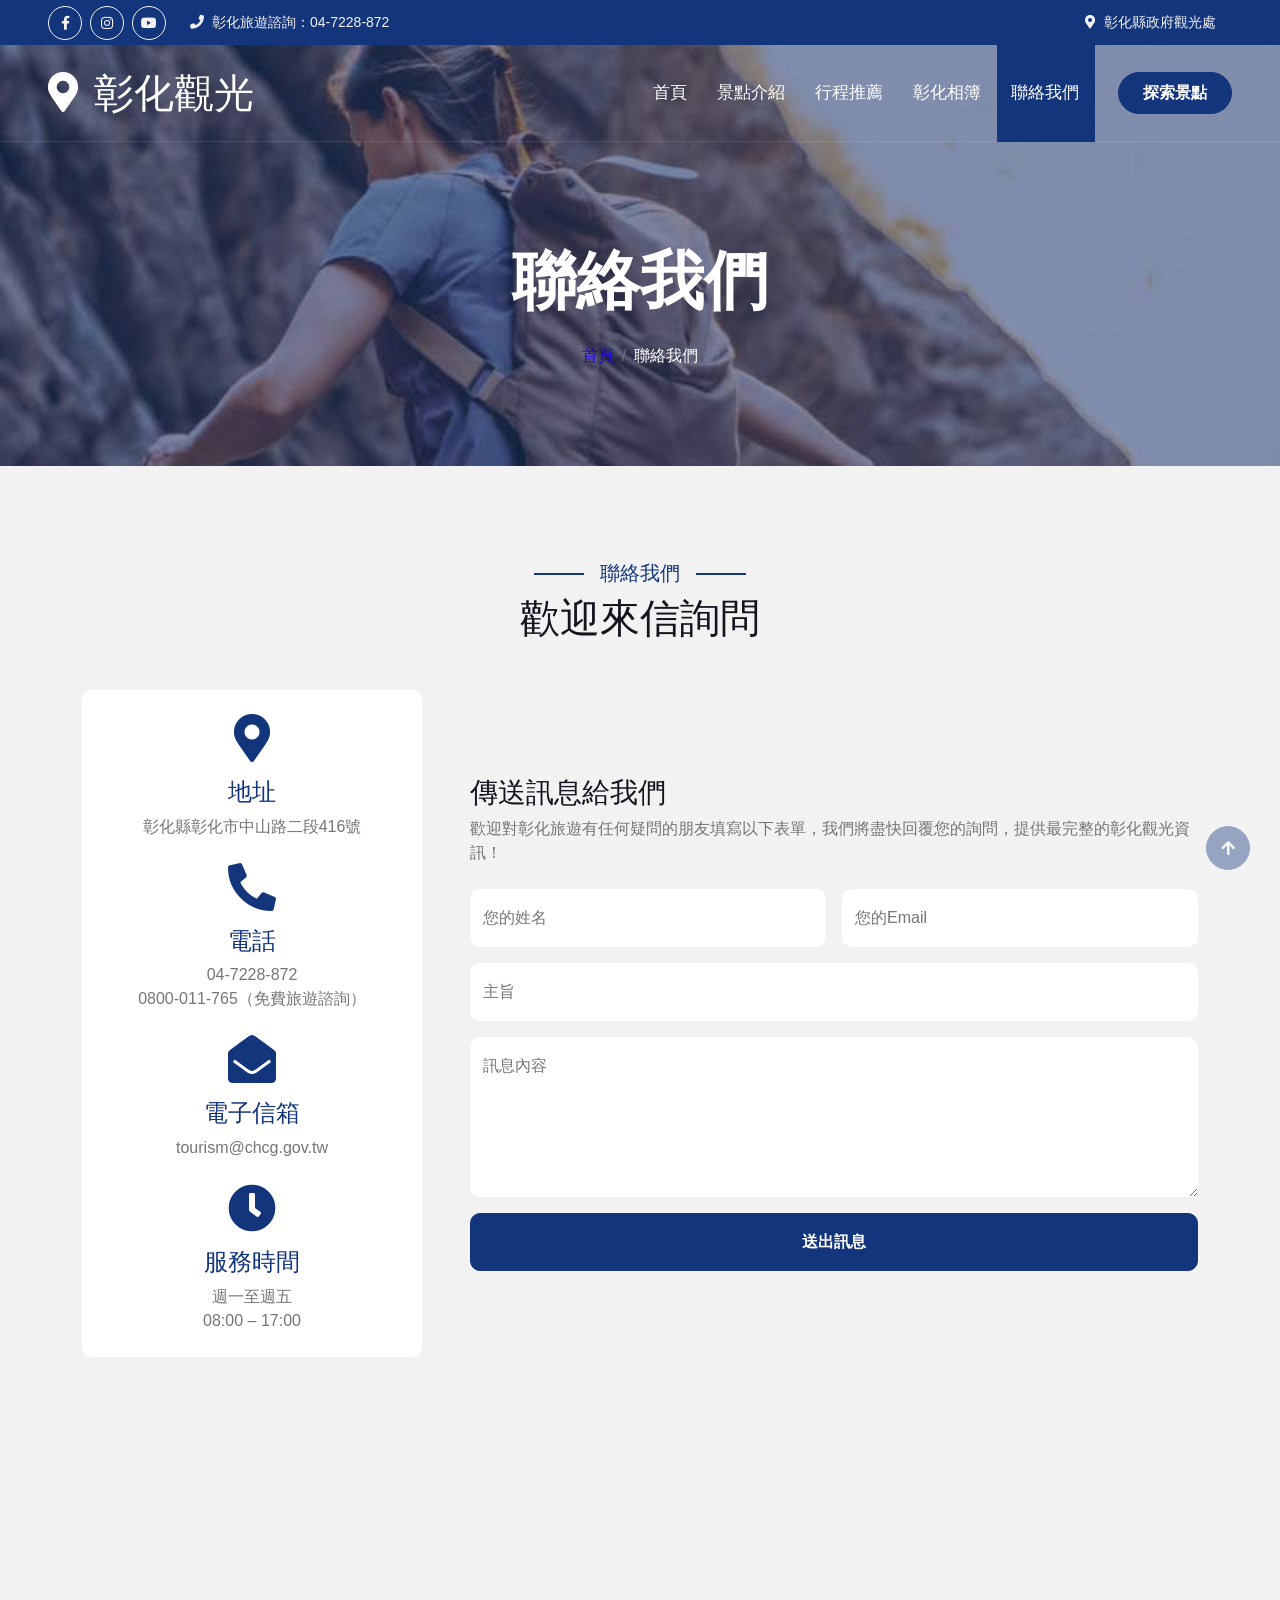
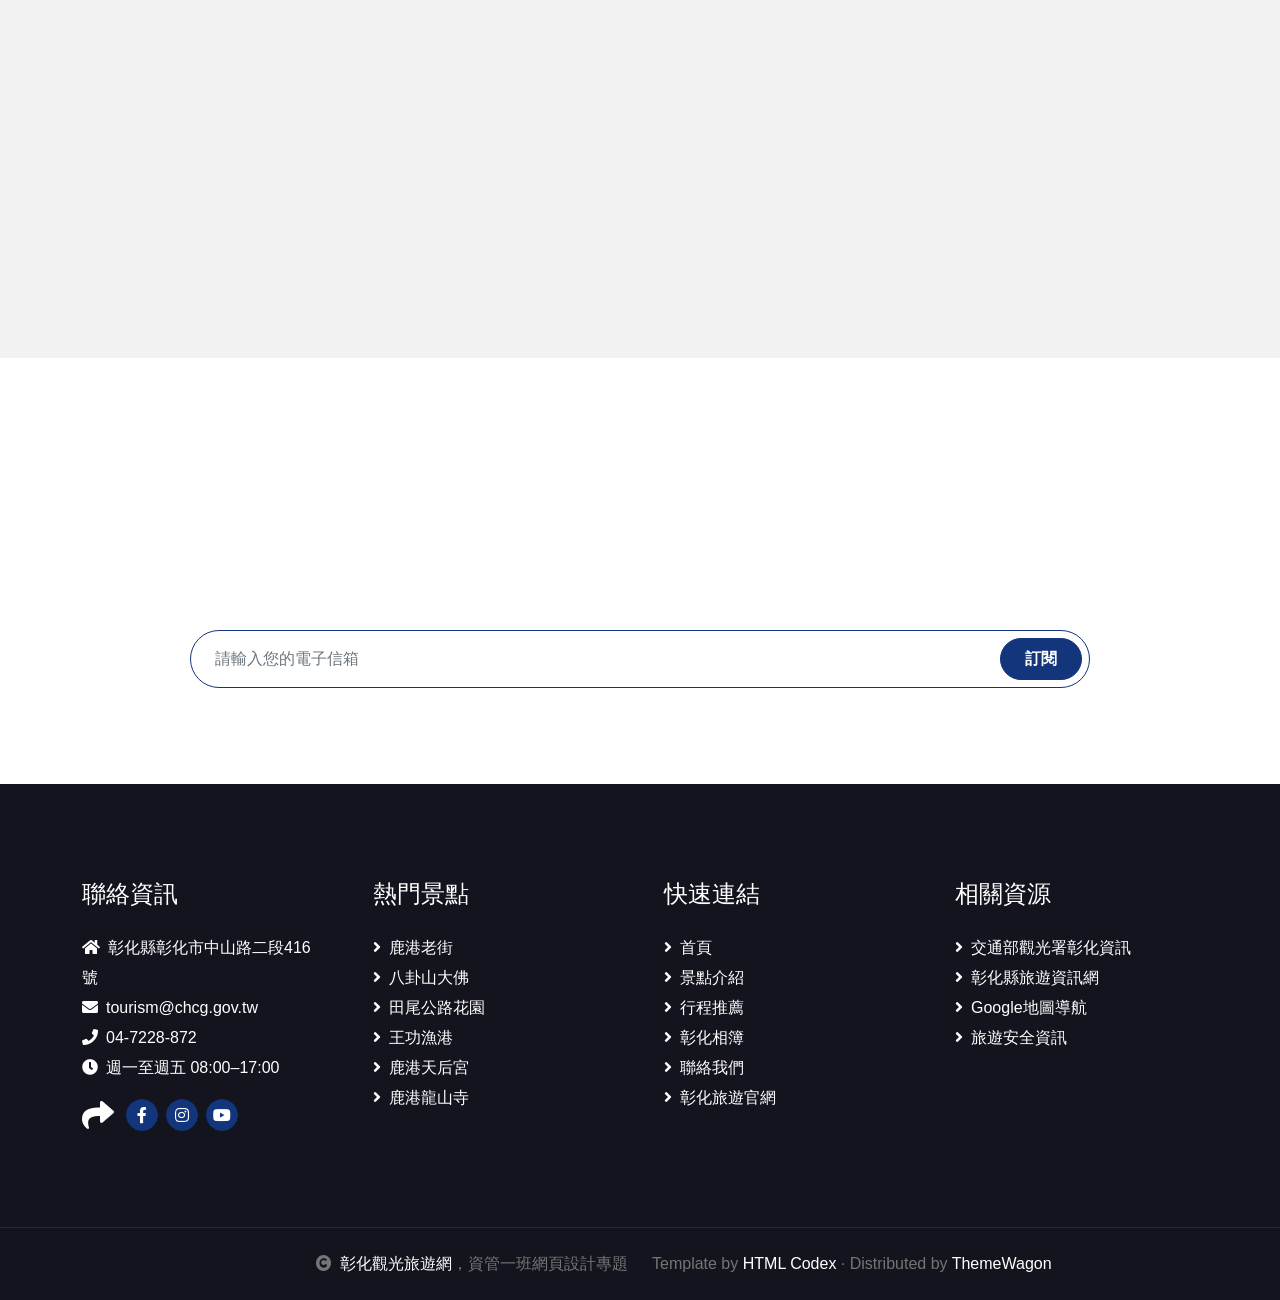
<file: contact.html>
<!DOCTYPE html>
<html lang="zh-TW">

    <head>
        <meta charset="utf-8">
        <title>聯絡我們 — 彰化觀光旅遊網</title>
        <meta content="width=device-width, initial-scale=1.0" name="viewport">
        <meta content="彰化觀光聯絡,彰化旅遊諮詢" name="keywords">
        <meta content="彰化縣觀光旅遊聯絡資訊" name="description">

        <!-- Google Web Fonts -->
        <link rel="preconnect" href="https://fonts.googleapis.com">
        <link rel="preconnect" href="https://fonts.gstatic.com" crossorigin>
        <link href="https://fonts.googleapis.com/css2?family=Jost:wght@500;600&family=Noto+Sans+TC&display=swap" rel="stylesheet"> 

        <!-- Icon Font Stylesheet -->
        <link rel="stylesheet" href="https://use.fontawesome.com/releases/v5.15.4/css/all.css"/>
        <link href="https://cdn.jsdelivr.net/npm/bootstrap-icons@1.4.1/font/bootstrap-icons.css" rel="stylesheet">

        <!-- Libraries Stylesheet -->
        <link href="lib/owlcarousel/assets/owl.carousel.min.css" rel="stylesheet">
        <link href="lib/lightbox/css/lightbox.min.css" rel="stylesheet">

        <!-- Customized Bootstrap Stylesheet -->
        <link href="css/bootstrap.min.css" rel="stylesheet">

        <!-- Template Stylesheet -->
        <link href="css/style.css" rel="stylesheet">
    </head>

    <body>

        <!-- Spinner Start -->
        <div id="spinner" class="show bg-white position-fixed translate-middle w-100 vh-100 top-50 start-50 d-flex align-items-center justify-content-center">
            <div class="spinner-border text-primary" style="width: 3rem; height: 3rem;" role="status">
                <span class="sr-only">Loading...</span>
            </div>
        </div>
        <!-- Spinner End -->

        <!-- Topbar Start -->
        <div class="container-fluid bg-primary px-5 d-none d-lg-block">
            <div class="row gx-0">
                <div class="col-lg-8 text-center text-lg-start mb-2 mb-lg-0">
                    <div class="d-inline-flex align-items-center" style="height: 45px;">
                        <a class="btn btn-sm btn-outline-light btn-sm-square rounded-circle me-2" href=""><i class="fab fa-facebook-f fw-normal"></i></a>
                        <a class="btn btn-sm btn-outline-light btn-sm-square rounded-circle me-2" href=""><i class="fab fa-instagram fw-normal"></i></a>
                        <a class="btn btn-sm btn-outline-light btn-sm-square rounded-circle me-2" href=""><i class="fab fa-youtube fw-normal"></i></a>
                        <small class="text-light ms-3"><i class="fa fa-phone me-2"></i>彰化旅遊諮詢：04-7228-872</small>
                    </div>
                </div>
                <div class="col-lg-4 text-center text-lg-end">
                    <div class="d-inline-flex align-items-center" style="height: 45px;">
                        <small class="text-light me-3"><i class="fa fa-map-marker-alt me-2"></i>彰化縣政府觀光處</small>
                    </div>
                </div>
            </div>
        </div>
        <!-- Topbar End -->

        <!-- Navbar Start -->
        <div class="container-fluid position-relative p-0">
            <nav class="navbar navbar-expand-lg navbar-light px-4 px-lg-5 py-3 py-lg-0">
                <a href="index.html" class="navbar-brand p-0">
                    <h1 class="m-0"><i class="fa fa-map-marker-alt me-3"></i>彰化觀光</h1>
                </a>
                <button class="navbar-toggler" type="button" data-bs-toggle="collapse" data-bs-target="#navbarCollapse">
                    <span class="fa fa-bars"></span>
                </button>
                <div class="collapse navbar-collapse" id="navbarCollapse">
                    <div class="navbar-nav ms-auto py-0">
                        <a href="index.html" class="nav-item nav-link">首頁</a>
                        <a href="destination.html" class="nav-item nav-link">景點介紹</a>
                        <a href="packages.html" class="nav-item nav-link">行程推薦</a>
                        <a href="gallery.html" class="nav-item nav-link">彰化相簿</a>
                        <a href="contact.html" class="nav-item nav-link active">聯絡我們</a>
                    </div>
                    <a href="destination.html" class="btn btn-primary rounded-pill py-2 px-4 ms-lg-4">探索景點</a>
                </div>
            </nav>
        </div>
        <!-- Navbar End -->

        <!-- Header Start -->
        <div class="container-fluid bg-breadcrumb">
            <div class="container text-center py-5" style="max-width: 900px;">
                <h3 class="text-white display-3 mb-4">聯絡我們</h3>
                <ol class="breadcrumb justify-content-center mb-0">
                    <li class="breadcrumb-item"><a href="index.html">首頁</a></li>
                    <li class="breadcrumb-item active text-white">聯絡我們</li>
                </ol>    
            </div>
        </div>
        <!-- Header End -->

        <!-- Contact Start -->
        <div class="container-fluid contact bg-light py-5">
            <div class="container py-5">
                <div class="mx-auto text-center mb-5" style="max-width: 900px;">
                    <h5 class="section-title px-3">聯絡我們</h5>
                    <h1 class="mb-0">歡迎來信詢問</h1>
                </div>
                <div class="row g-5 align-items-center">
                    <div class="col-lg-4">
                        <div class="bg-white rounded p-4">
                            <div class="text-center mb-4">
                                <i class="fa fa-map-marker-alt fa-3x text-primary mb-3"></i>
                                <h4 class="text-primary">地址</h4>
                                <p class="mb-0">彰化縣彰化市中山路二段416號</p>
                            </div>
                            <div class="text-center mb-4">
                                <i class="fa fa-phone-alt fa-3x text-primary mb-3"></i>
                                <h4 class="text-primary">電話</h4>
                                <p class="mb-0">04-7228-872</p>
                                <p class="mb-0">0800-011-765（免費旅遊諮詢）</p>
                            </div>
                            <div class="text-center mb-4">
                                <i class="fa fa-envelope-open fa-3x text-primary mb-3"></i>
                                <h4 class="text-primary">電子信箱</h4>
                                <p class="mb-0">tourism@chcg.gov.tw</p>
                            </div>
                            <div class="text-center">
                                <i class="fa fa-clock fa-3x text-primary mb-3"></i>
                                <h4 class="text-primary">服務時間</h4>
                                <p class="mb-0">週一至週五</p>
                                <p class="mb-0">08:00 – 17:00</p>
                            </div>
                        </div>
                    </div>
                    <div class="col-lg-8">
                        <h3 class="mb-2">傳送訊息給我們</h3>
                        <p class="mb-4">歡迎對彰化旅遊有任何疑問的朋友填寫以下表單，我們將盡快回覆您的詢問，提供最完整的彰化觀光資訊！</p>
                        <form>
                            <div class="row g-3">
                                <div class="col-md-6">
                                    <div class="form-floating">
                                        <input type="text" class="form-control border-0" id="name" placeholder="您的姓名">
                                        <label for="name">您的姓名</label>
                                    </div>
                                </div>
                                <div class="col-md-6">
                                    <div class="form-floating">
                                        <input type="email" class="form-control border-0" id="email" placeholder="您的Email">
                                        <label for="email">您的Email</label>
                                    </div>
                                </div>
                                <div class="col-12">
                                    <div class="form-floating">
                                        <input type="text" class="form-control border-0" id="subject" placeholder="主旨">
                                        <label for="subject">主旨</label>
                                    </div>
                                </div>
                                <div class="col-12">
                                    <div class="form-floating">
                                        <textarea class="form-control border-0" placeholder="請輸入您的訊息" id="message" style="height: 160px"></textarea>
                                        <label for="message">訊息內容</label>
                                    </div>
                                </div>
                                <div class="col-12">
                                    <button class="btn btn-primary w-100 py-3" type="submit">送出訊息</button>
                                </div>
                            </div>
                        </form>
                    </div>

                    <!-- 彰化地圖 -->
                    <div class="col-12">
                        <div class="rounded">
                            <iframe class="rounded w-100" style="height: 450px;"
                            src="https://www.google.com/maps/embed?pb=!1m18!1m12!1m3!1d116055.27727461595!2d120.4361!3d24.0517!2m3!1f0!2f0!3f0!3m2!1i1024!2i768!4f13.1!3m3!1m2!1s0x346ebf8ccb9a5de7%3A0x91eeffd34fd9628a!2z5b2Z5YyX5YyX!5e0!3m2!1szh-TW!2stw!4v1694259649153!5m2!1szh-TW!2stw"
                            loading="lazy" referrerpolicy="no-referrer-when-downgrade"></iframe>
                        </div>
                    </div>
                </div>
            </div>
        </div>
        <!-- Contact End -->

        <!-- Subscribe Start -->
        <div class="container-fluid subscribe py-5">
            <div class="container text-center py-5">
                <div class="mx-auto text-center" style="max-width: 900px;">
                    <h5 class="subscribe-title px-3">訂閱電子報</h5>
                    <h1 class="text-white mb-4">掌握彰化最新旅遊資訊</h1>
                    <p class="text-white mb-5">訂閱彰化觀光電子報，第一時間獲得最新景點資訊、節慶活動、在地美食推薦，讓您的彰化之旅更加豐富精彩！</p>
                    <div class="position-relative mx-auto">
                        <input class="form-control border-primary rounded-pill w-100 py-3 ps-4 pe-5" type="text" placeholder="請輸入您的電子信箱">
                        <button type="button" class="btn btn-primary rounded-pill position-absolute top-0 end-0 py-2 px-4 mt-2 me-2">訂閱</button>
                    </div>
                </div>
            </div>
        </div>
        <!-- Subscribe End -->

        <!-- Footer Start -->
        <div class="container-fluid footer py-5">
            <div class="container py-5">
                <div class="row g-5">
                    <div class="col-md-6 col-lg-6 col-xl-3">
                        <div class="footer-item d-flex flex-column">
                            <h4 class="mb-4 text-white">聯絡資訊</h4>
                            <a href=""><i class="fas fa-home me-2"></i>彰化縣彰化市中山路二段416號</a>
                            <a href=""><i class="fas fa-envelope me-2"></i>tourism@chcg.gov.tw</a>
                            <a href=""><i class="fas fa-phone me-2"></i>04-7228-872</a>
                            <a href="" class="mb-3"><i class="fas fa-clock me-2"></i>週一至週五 08:00–17:00</a>
                            <div class="d-flex align-items-center">
                                <i class="fas fa-share fa-2x text-white me-2"></i>
                                <a class="btn-square btn btn-primary rounded-circle mx-1" href=""><i class="fab fa-facebook-f"></i></a>
                                <a class="btn-square btn btn-primary rounded-circle mx-1" href=""><i class="fab fa-instagram"></i></a>
                                <a class="btn-square btn btn-primary rounded-circle mx-1" href=""><i class="fab fa-youtube"></i></a>
                            </div>
                        </div>
                    </div>
                    <div class="col-md-6 col-lg-6 col-xl-3">
                        <div class="footer-item d-flex flex-column">
                            <h4 class="mb-4 text-white">熱門景點</h4>
                            <a href="destination.html"><i class="fas fa-angle-right me-2"></i>鹿港老街</a>
                            <a href="destination.html"><i class="fas fa-angle-right me-2"></i>八卦山大佛</a>
                            <a href="destination.html"><i class="fas fa-angle-right me-2"></i>田尾公路花園</a>
                            <a href="destination.html"><i class="fas fa-angle-right me-2"></i>王功漁港</a>
                            <a href="destination.html"><i class="fas fa-angle-right me-2"></i>鹿港天后宮</a>
                            <a href="destination.html"><i class="fas fa-angle-right me-2"></i>鹿港龍山寺</a>
                        </div>
                    </div>
                    <div class="col-md-6 col-lg-6 col-xl-3">
                        <div class="footer-item d-flex flex-column">
                            <h4 class="mb-4 text-white">快速連結</h4>
                            <a href="index.html"><i class="fas fa-angle-right me-2"></i>首頁</a>
                            <a href="destination.html"><i class="fas fa-angle-right me-2"></i>景點介紹</a>
                            <a href="packages.html"><i class="fas fa-angle-right me-2"></i>行程推薦</a>
                            <a href="gallery.html"><i class="fas fa-angle-right me-2"></i>彰化相簿</a>
                            <a href="contact.html"><i class="fas fa-angle-right me-2"></i>聯絡我們</a>
                            <a href="https://tourism.chcg.gov.tw" target="_blank"><i class="fas fa-angle-right me-2"></i>彰化旅遊官網</a>
                        </div>
                    </div>
                    <div class="col-md-6 col-lg-6 col-xl-3">
                        <div class="footer-item d-flex flex-column">
                            <h4 class="mb-4 text-white">相關資源</h4>
                            <a href="https://www.taiwan.net.tw/m1.aspx?sNo=0001113" target="_blank"><i class="fas fa-angle-right me-2"></i>交通部觀光署彰化資訊</a>
                            <a href="https://tourism.chcg.gov.tw" target="_blank"><i class="fas fa-angle-right me-2"></i>彰化縣旅遊資訊網</a>
                            <a href="https://maps.google.com/?q=彰化縣" target="_blank"><i class="fas fa-angle-right me-2"></i>Google地圖導航</a>
                            <a href="#"><i class="fas fa-angle-right me-2"></i>旅遊安全資訊</a>
                        </div>
                    </div>
                </div>
            </div>
        </div>
        <!-- Footer End -->

        <!-- Copyright Start -->
        <div class="container-fluid copyright text-body py-4">
            <div class="container">
                <div class="row g-4 align-items-center">
                    <div class="col-md-6 text-center text-md-end mb-md-0">
                        <i class="fas fa-copyright me-2"></i><a class="text-white" href="#">彰化觀光旅遊網</a>，資管一班網頁設計專題
                    </div>
                    <div class="col-md-6 text-center text-md-start">
                        Template by <a class="text-white" href="https://htmlcodex.com">HTML Codex</a> · Distributed by <a href="https://themewagon.com" class="text-white">ThemeWagon</a>
                    </div>
                </div>
            </div>
        </div>
        <!-- Copyright End -->

        <!-- Back to Top -->
        <a href="#" class="btn btn-primary btn-primary-outline-0 btn-md-square back-to-top"><i class="fa fa-arrow-up"></i></a>

        <!-- JavaScript Libraries -->
        <script src="https://ajax.googleapis.com/ajax/libs/jquery/3.6.4/jquery.min.js"></script>
        <script src="https://cdn.jsdelivr.net/npm/bootstrap@5.0.0/dist/js/bootstrap.bundle.min.js"></script>
        <script src="lib/easing/easing.min.js"></script>
        <script src="lib/waypoints/waypoints.min.js"></script>
        <script src="lib/owlcarousel/owl.carousel.min.js"></script>
        <script src="lib/lightbox/js/lightbox.min.js"></script>
        <script src="js/main.js"></script>
    </body>

</html>
</file>
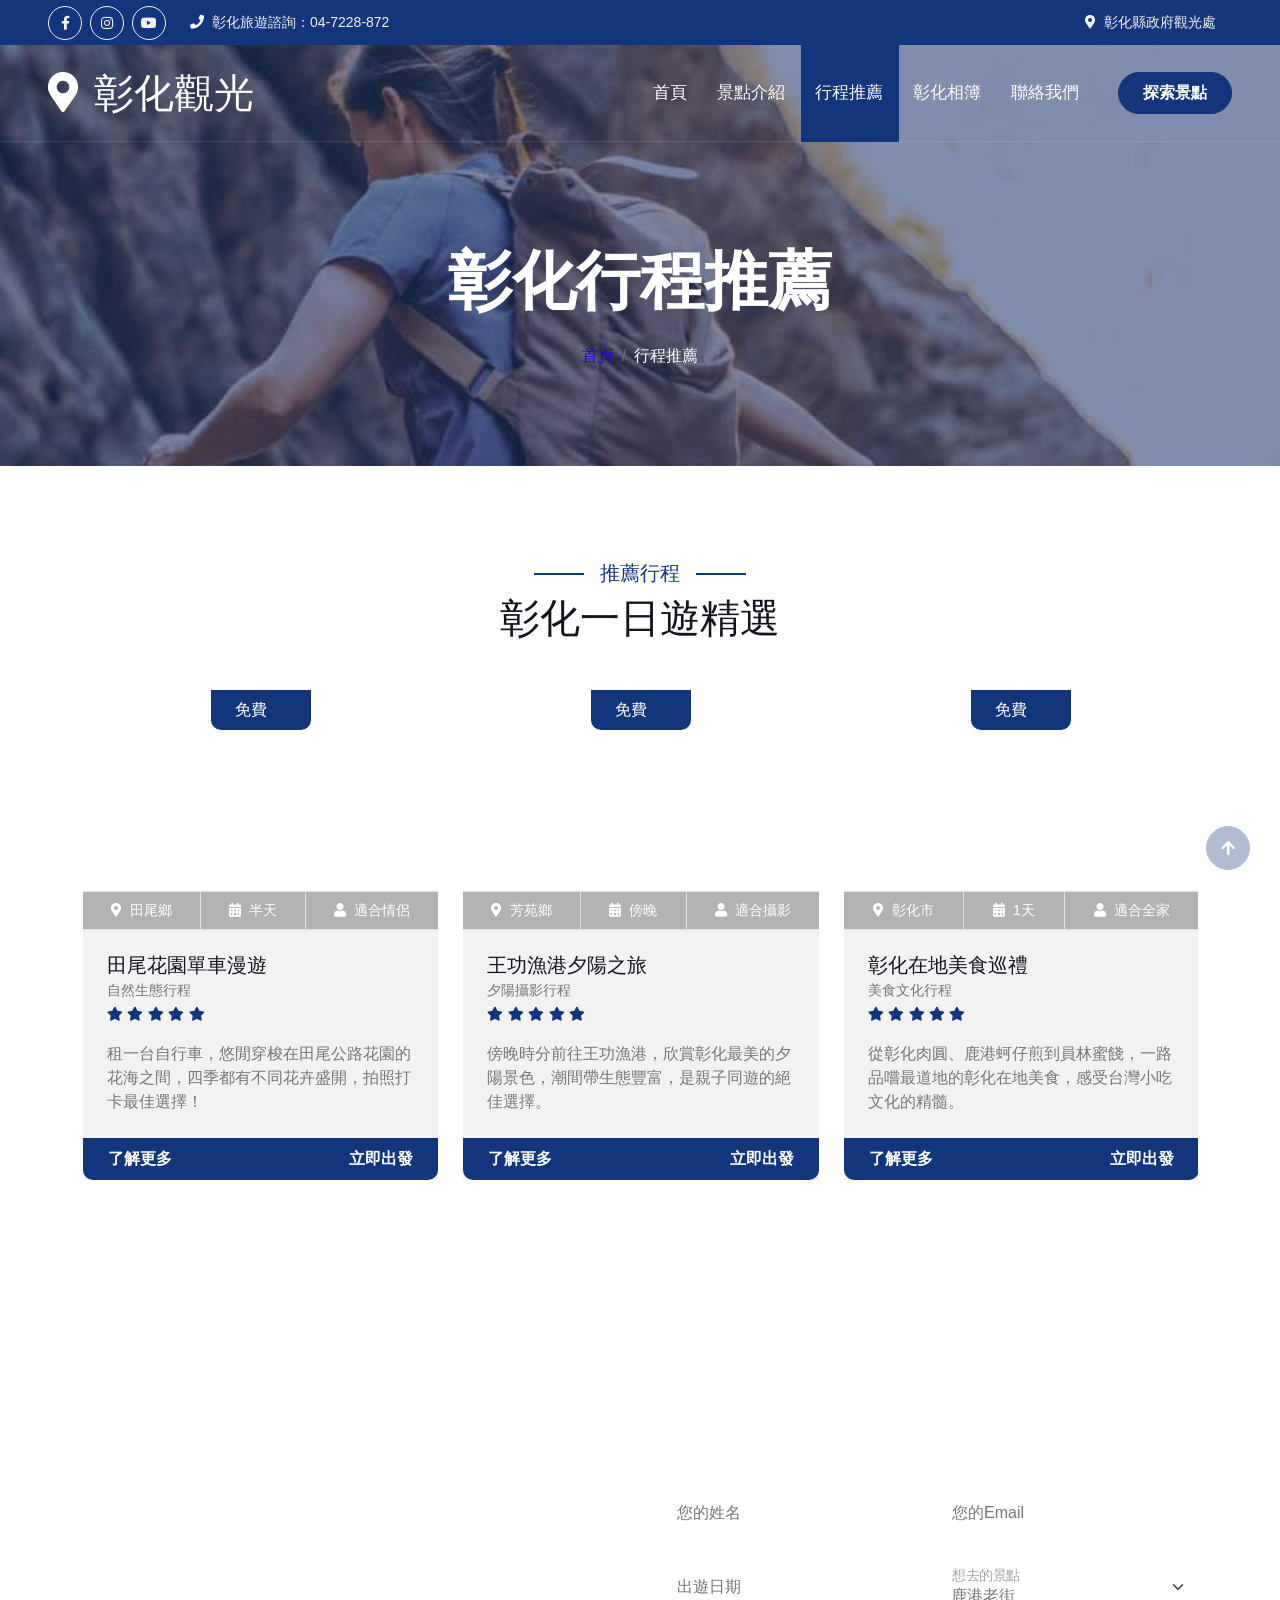
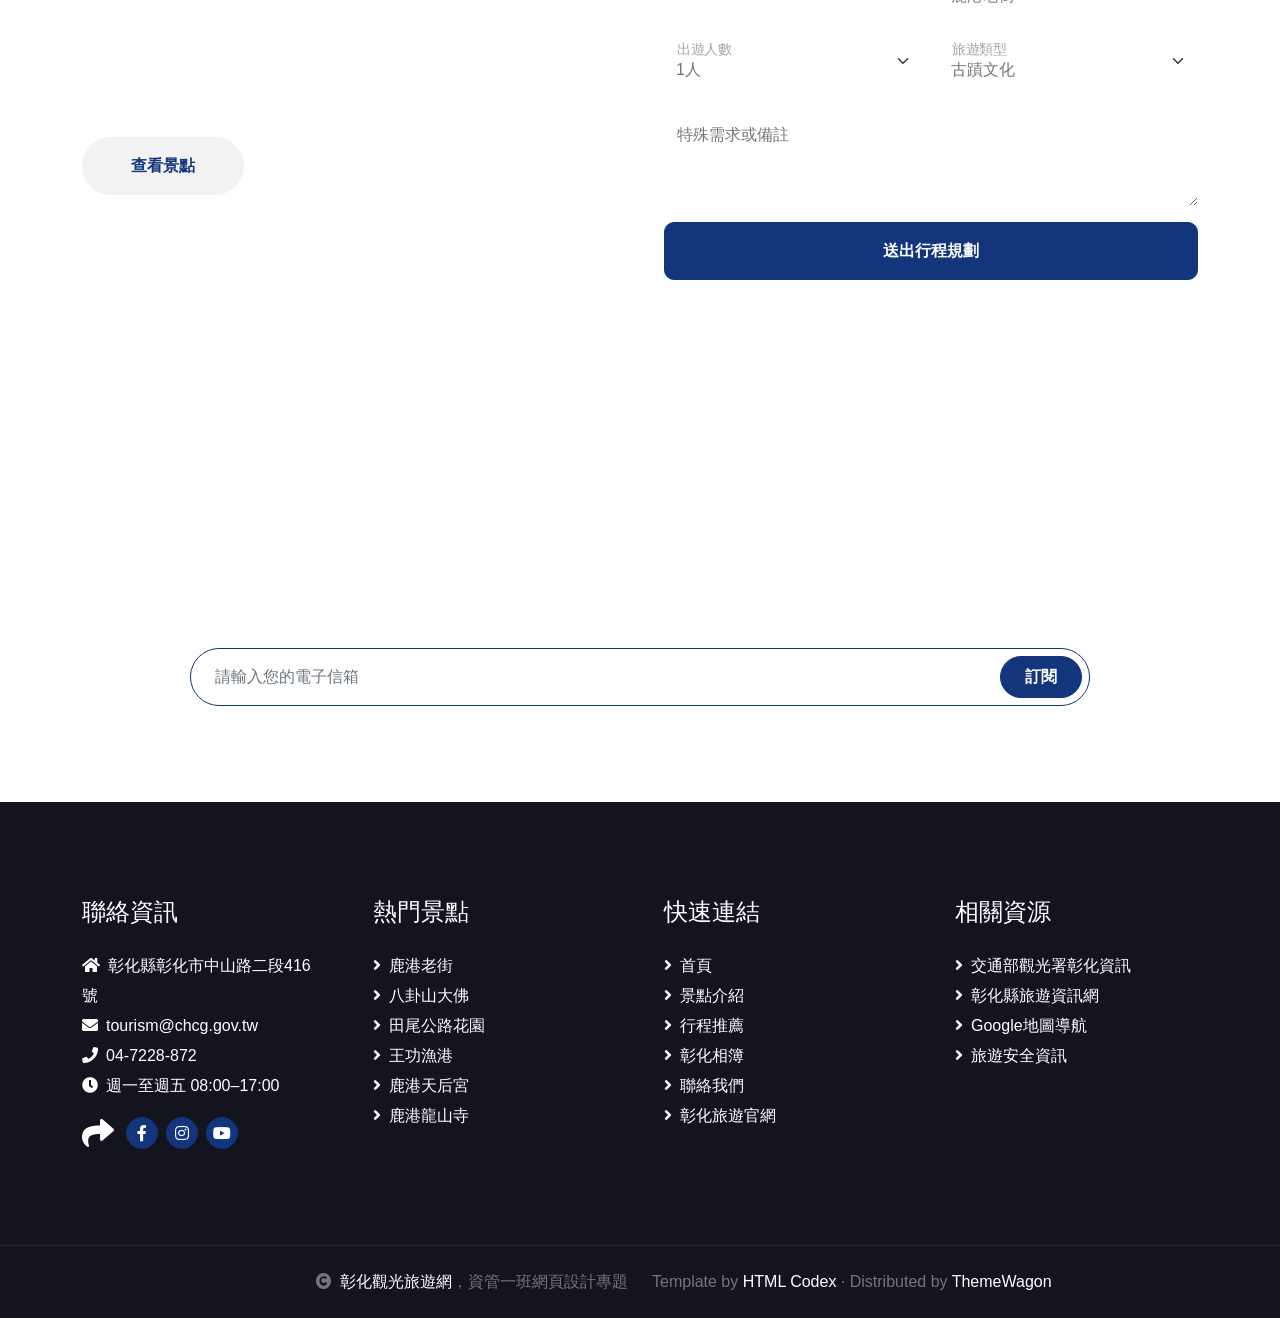
<file: packages.html>
<!DOCTYPE html>
<html lang="zh-TW">

    <head>
        <meta charset="utf-8">
        <title>行程推薦 — 彰化觀光旅遊網</title>
        <meta content="width=device-width, initial-scale=1.0" name="viewport">
        <meta content="彰化一日遊,彰化行程,鹿港旅遊,田尾花園" name="keywords">
        <meta content="彰化縣精選一日遊行程推薦" name="description">

        <!-- Google Web Fonts -->
        <link rel="preconnect" href="https://fonts.googleapis.com">
        <link rel="preconnect" href="https://fonts.gstatic.com" crossorigin>
        <link href="https://fonts.googleapis.com/css2?family=Jost:wght@500;600&family=Noto+Sans+TC&display=swap" rel="stylesheet"> 

        <!-- Icon Font Stylesheet -->
        <link rel="stylesheet" href="https://use.fontawesome.com/releases/v5.15.4/css/all.css"/>
        <link href="https://cdn.jsdelivr.net/npm/bootstrap-icons@1.4.1/font/bootstrap-icons.css" rel="stylesheet">

        <!-- Libraries Stylesheet -->
        <link href="lib/owlcarousel/assets/owl.carousel.min.css" rel="stylesheet">
        <link href="lib/lightbox/css/lightbox.min.css" rel="stylesheet">

        <!-- Customized Bootstrap Stylesheet -->
        <link href="css/bootstrap.min.css" rel="stylesheet">

        <!-- Template Stylesheet -->
        <link href="css/style.css" rel="stylesheet">

        <!-- 修正行程卡片圖片高度 -->
        <style>
            .packages .packages-item .packages-img {
                height: 240px !important;
                overflow: hidden !important;
                background-size: cover !important;
                background-position: center !important;
            }
            .packages .packages-item .packages-img img {
                display: none !important;
            }
        </style>
    </head>

    <body>

        <!-- Spinner Start -->
        <div id="spinner" class="show bg-white position-fixed translate-middle w-100 vh-100 top-50 start-50 d-flex align-items-center justify-content-center">
            <div class="spinner-border text-primary" style="width: 3rem; height: 3rem;" role="status">
                <span class="sr-only">Loading...</span>
            </div>
        </div>
        <!-- Spinner End -->

        <!-- Topbar Start -->
        <div class="container-fluid bg-primary px-5 d-none d-lg-block">
            <div class="row gx-0">
                <div class="col-lg-8 text-center text-lg-start mb-2 mb-lg-0">
                    <div class="d-inline-flex align-items-center" style="height: 45px;">
                        <a class="btn btn-sm btn-outline-light btn-sm-square rounded-circle me-2" href=""><i class="fab fa-facebook-f fw-normal"></i></a>
                        <a class="btn btn-sm btn-outline-light btn-sm-square rounded-circle me-2" href=""><i class="fab fa-instagram fw-normal"></i></a>
                        <a class="btn btn-sm btn-outline-light btn-sm-square rounded-circle me-2" href=""><i class="fab fa-youtube fw-normal"></i></a>
                        <small class="text-light ms-3"><i class="fa fa-phone me-2"></i>彰化旅遊諮詢：04-7228-872</small>
                    </div>
                </div>
                <div class="col-lg-4 text-center text-lg-end">
                    <div class="d-inline-flex align-items-center" style="height: 45px;">
                        <small class="text-light me-3"><i class="fa fa-map-marker-alt me-2"></i>彰化縣政府觀光處</small>
                    </div>
                </div>
            </div>
        </div>
        <!-- Topbar End -->

        <!-- Navbar Start -->
        <div class="container-fluid position-relative p-0">
            <nav class="navbar navbar-expand-lg navbar-light px-4 px-lg-5 py-3 py-lg-0">
                <a href="index.html" class="navbar-brand p-0">
                    <h1 class="m-0"><i class="fa fa-map-marker-alt me-3"></i>彰化觀光</h1>
                </a>
                <button class="navbar-toggler" type="button" data-bs-toggle="collapse" data-bs-target="#navbarCollapse">
                    <span class="fa fa-bars"></span>
                </button>
                <div class="collapse navbar-collapse" id="navbarCollapse">
                    <div class="navbar-nav ms-auto py-0">
                        <a href="index.html" class="nav-item nav-link">首頁</a>
                        <a href="destination.html" class="nav-item nav-link">景點介紹</a>
                        <a href="packages.html" class="nav-item nav-link active">行程推薦</a>
                        <a href="gallery.html" class="nav-item nav-link">彰化相簿</a>
                        <a href="contact.html" class="nav-item nav-link">聯絡我們</a>
                    </div>
                    <a href="destination.html" class="btn btn-primary rounded-pill py-2 px-4 ms-lg-4">探索景點</a>
                </div>
            </nav>
        </div>
        <!-- Navbar End -->

        <!-- Header Start -->
        <div class="container-fluid bg-breadcrumb">
            <div class="container text-center py-5" style="max-width: 900px;">
                <h3 class="text-white display-3 mb-4">彰化行程推薦</h3>
                <ol class="breadcrumb justify-content-center mb-0">
                    <li class="breadcrumb-item"><a href="index.html">首頁</a></li>
                    <li class="breadcrumb-item active text-white">行程推薦</li>
                </ol>    
            </div>
        </div>
        <!-- Header End -->

        <!-- Packages Start -->
        <div class="container-fluid packages py-5">
            <div class="container py-5">
                <div class="mx-auto text-center mb-5" style="max-width: 900px;">
                    <h5 class="section-title px-3">推薦行程</h5>
                    <h1 class="mb-0">彰化一日遊精選</h1>
                </div>
                <div class="packages-carousel owl-carousel">

                    <!-- 行程2：田尾花園單車 -->
                    <div class="packages-item">
                        <div class="packages-img" style="background-image:url('https://www.taiwan.net.tw/pic.ashx?qp=1/big_scenic_spots/pic_254_15.jpg&sizetype=2');">
                            <div class="packages-info d-flex border border-start-0 border-end-0 position-absolute" style="width: 100%; bottom: 0; left: 0; z-index: 5;">
                                <small class="flex-fill text-center border-end py-2"><i class="fa fa-map-marker-alt me-2"></i>田尾鄉</small>
                                <small class="flex-fill text-center border-end py-2"><i class="fa fa-calendar-alt me-2"></i>半天</small>
                                <small class="flex-fill text-center py-2"><i class="fa fa-user me-2"></i>適合情侶</small>
                            </div>
                            <div class="packages-price py-2 px-4">免費</div>
                        </div>
                        <div class="packages-content bg-light">
                            <div class="p-4 pb-0">
                                <h5 class="mb-0">田尾花園單車漫遊</h5>
                                <small class="text-uppercase">自然生態行程</small>
                                <div class="mb-3">
                                    <small class="fa fa-star text-primary"></small>
                                    <small class="fa fa-star text-primary"></small>
                                    <small class="fa fa-star text-primary"></small>
                                    <small class="fa fa-star text-primary"></small>
                                    <small class="fa fa-star text-primary"></small>
                                </div>
                                <p class="mb-4">租一台自行車，悠閒穿梭在田尾公路花園的花海之間，四季都有不同花卉盛開，拍照打卡最佳選擇！</p>
                            </div>
                            <div class="row bg-primary rounded-bottom mx-0">
                                <div class="col-6 text-start px-0">
                                    <a href="destination.html" class="btn-hover btn text-white py-2 px-4">了解更多</a>
                                </div>
                                <div class="col-6 text-end px-0">
                                    <a href="contact.html" class="btn-hover btn text-white py-2 px-4">立即出發</a>
                                </div>
                            </div>
                        </div>
                    </div>

                    <!-- 行程3：王功漁港夕陽 -->
                    <div class="packages-item">
                        <div class="packages-img" style="background-image:url('https://www.taiwan.net.tw/pic.ashx?qp=1/big_scenic_spots/pic_9489_10.jpg&sizetype=2');">
                            <div class="packages-info d-flex border border-start-0 border-end-0 position-absolute" style="width: 100%; bottom: 0; left: 0; z-index: 5;">
                                <small class="flex-fill text-center border-end py-2"><i class="fa fa-map-marker-alt me-2"></i>芳苑鄉</small>
                                <small class="flex-fill text-center border-end py-2"><i class="fa fa-calendar-alt me-2"></i>傍晚</small>
                                <small class="flex-fill text-center py-2"><i class="fa fa-user me-2"></i>適合攝影</small>
                            </div>
                            <div class="packages-price py-2 px-4">免費</div>
                        </div>
                        <div class="packages-content bg-light">
                            <div class="p-4 pb-0">
                                <h5 class="mb-0">王功漁港夕陽之旅</h5>
                                <small class="text-uppercase">夕陽攝影行程</small>
                                <div class="mb-3">
                                    <small class="fa fa-star text-primary"></small>
                                    <small class="fa fa-star text-primary"></small>
                                    <small class="fa fa-star text-primary"></small>
                                    <small class="fa fa-star text-primary"></small>
                                    <small class="fa fa-star text-primary"></small>
                                </div>
                                <p class="mb-4">傍晚時分前往王功漁港，欣賞彰化最美的夕陽景色，潮間帶生態豐富，是親子同遊的絕佳選擇。</p>
                            </div>
                            <div class="row bg-primary rounded-bottom mx-0">
                                <div class="col-6 text-start px-0">
                                    <a href="destination.html" class="btn-hover btn text-white py-2 px-4">了解更多</a>
                                </div>
                                <div class="col-6 text-end px-0">
                                    <a href="contact.html" class="btn-hover btn text-white py-2 px-4">立即出發</a>
                                </div>
                            </div>
                        </div>
                    </div>

                    <!-- 行程4：彰化美食巡禮 -->
                    <div class="packages-item">
                        <div class="packages-img" style="background-image:url('https://www.taiwan.net.tw/pic.ashx?qp=1/big_scenic_spots/pic_2157_14.jpg&sizetype=2');">
                            <div class="packages-info d-flex border border-start-0 border-end-0 position-absolute" style="width: 100%; bottom: 0; left: 0; z-index: 5;">
                                <small class="flex-fill text-center border-end py-2"><i class="fa fa-map-marker-alt me-2"></i>彰化市</small>
                                <small class="flex-fill text-center border-end py-2"><i class="fa fa-calendar-alt me-2"></i>1天</small>
                                <small class="flex-fill text-center py-2"><i class="fa fa-user me-2"></i>適合全家</small>
                            </div>
                            <div class="packages-price py-2 px-4">免費</div>
                        </div>
                        <div class="packages-content bg-light">
                            <div class="p-4 pb-0">
                                <h5 class="mb-0">彰化在地美食巡禮</h5>
                                <small class="text-uppercase">美食文化行程</small>
                                <div class="mb-3">
                                    <small class="fa fa-star text-primary"></small>
                                    <small class="fa fa-star text-primary"></small>
                                    <small class="fa fa-star text-primary"></small>
                                    <small class="fa fa-star text-primary"></small>
                                    <small class="fa fa-star text-primary"></small>
                                </div>
                                <p class="mb-4">從彰化肉圓、鹿港蚵仔煎到員林蜜餞，一路品嚐最道地的彰化在地美食，感受台灣小吃文化的精髓。</p>
                            </div>
                            <div class="row bg-primary rounded-bottom mx-0">
                                <div class="col-6 text-start px-0">
                                    <a href="destination.html" class="btn-hover btn text-white py-2 px-4">了解更多</a>
                                </div>
                                <div class="col-6 text-end px-0">
                                    <a href="contact.html" class="btn-hover btn text-white py-2 px-4">立即出發</a>
                                </div>
                            </div>
                        </div>
                    </div>

                </div>
            </div>
        </div>
        <!-- Packages End -->

        <!-- Tour Booking Start -->
        <div class="container-fluid booking py-5">
            <div class="container py-5">
                <div class="row g-5 align-items-center">
                    <div class="col-lg-6">
                        <h5 class="section-booking-title pe-3">行程諮詢</h5>
                        <h1 class="text-white mb-4">規劃彰化之旅</h1>
                        <p class="text-white mb-4">彰化縣擁有豐富的觀光資源，無論是歷史文化、自然生態還是在地美食，都能滿足不同旅遊需求。我們提供最完整的彰化旅遊資訊，幫助您規劃最完美的彰化一日遊行程。</p>
                        <p class="text-white mb-4">從鹿港老街的百年風華到田尾花園的四季花海，從八卦山大佛的壯觀景象到王功漁港的絕美夕陽，彰化的每個角落都值得細細品味。</p>
                        <a href="destination.html" class="btn btn-light text-primary rounded-pill py-3 px-5 mt-2">查看景點</a>
                    </div>
                    <div class="col-lg-6">
                        <h1 class="text-white mb-3">填寫行程規劃表</h1>
                        <p class="text-white mb-4">告訴我們您的需求，我們為您推薦最適合的彰化旅遊行程！</p>
                        <form>
                            <div class="row g-3">
                                <div class="col-md-6">
                                    <div class="form-floating">
                                        <input type="text" class="form-control bg-white border-0" id="name" placeholder="您的姓名">
                                        <label for="name">您的姓名</label>
                                    </div>
                                </div>
                                <div class="col-md-6">
                                    <div class="form-floating">
                                        <input type="email" class="form-control bg-white border-0" id="email" placeholder="您的Email">
                                        <label for="email">您的Email</label>
                                    </div>
                                </div>
                                <div class="col-md-6">
                                    <div class="form-floating">
                                        <input type="text" class="form-control bg-white border-0" id="datetime" placeholder="出遊日期">
                                        <label for="datetime">出遊日期</label>
                                    </div>
                                </div>
                                <div class="col-md-6">
                                    <div class="form-floating">
                                        <select class="form-select bg-white border-0" id="select1">
                                            <option value="1">鹿港老街</option>
                                            <option value="2">八卦山大佛</option>
                                            <option value="3">田尾公路花園</option>
                                            <option value="4">王功漁港</option>
                                        </select>
                                        <label for="select1">想去的景點</label>
                                    </div>
                                </div>
                                <div class="col-md-6">
                                    <div class="form-floating">
                                        <select class="form-select bg-white border-0" id="SelectPerson">
                                            <option value="1">1人</option>
                                            <option value="2">2人</option>
                                            <option value="3">3-5人</option>
                                            <option value="4">6人以上</option>
                                        </select>
                                        <label for="SelectPerson">出遊人數</label>
                                    </div>
                                </div>
                                <div class="col-md-6">
                                    <div class="form-floating">
                                        <select class="form-select bg-white border-0" id="CategoriesSelect">
                                            <option value="1">古蹟文化</option>
                                            <option value="2">自然生態</option>
                                            <option value="3">美食體驗</option>
                                            <option value="4">夕陽攝影</option>
                                        </select>
                                        <label for="CategoriesSelect">旅遊類型</label>
                                    </div>
                                </div>
                                <div class="col-12">
                                    <div class="form-floating">
                                        <textarea class="form-control bg-white border-0" placeholder="特殊需求" id="message" style="height: 100px"></textarea>
                                        <label for="message">特殊需求或備註</label>
                                    </div>
                                </div>
                                <div class="col-12">
                                    <button class="btn btn-primary text-white w-100 py-3" type="submit">送出行程規劃</button>
                                </div>
                            </div>
                        </form>
                    </div>
                </div>
            </div>
        </div>
        <!-- Tour Booking End -->

        <!-- Subscribe Start -->
        <div class="container-fluid subscribe py-5">
            <div class="container text-center py-5">
                <div class="mx-auto text-center" style="max-width: 900px;">
                    <h5 class="subscribe-title px-3">訂閱電子報</h5>
                    <h1 class="text-white mb-4">掌握彰化最新旅遊資訊</h1>
                    <p class="text-white mb-5">訂閱彰化觀光電子報，第一時間獲得最新景點資訊、節慶活動、在地美食推薦，讓您的彰化之旅更加豐富精彩！</p>
                    <div class="position-relative mx-auto">
                        <input class="form-control border-primary rounded-pill w-100 py-3 ps-4 pe-5" type="text" placeholder="請輸入您的電子信箱">
                        <button type="button" class="btn btn-primary rounded-pill position-absolute top-0 end-0 py-2 px-4 mt-2 me-2">訂閱</button>
                    </div>
                </div>
            </div>
        </div>
        <!-- Subscribe End -->

        <!-- Footer Start -->
        <div class="container-fluid footer py-5">
            <div class="container py-5">
                <div class="row g-5">
                    <div class="col-md-6 col-lg-6 col-xl-3">
                        <div class="footer-item d-flex flex-column">
                            <h4 class="mb-4 text-white">聯絡資訊</h4>
                            <a href=""><i class="fas fa-home me-2"></i>彰化縣彰化市中山路二段416號</a>
                            <a href=""><i class="fas fa-envelope me-2"></i>tourism@chcg.gov.tw</a>
                            <a href=""><i class="fas fa-phone me-2"></i>04-7228-872</a>
                            <a href="" class="mb-3"><i class="fas fa-clock me-2"></i>週一至週五 08:00–17:00</a>
                            <div class="d-flex align-items-center">
                                <i class="fas fa-share fa-2x text-white me-2"></i>
                                <a class="btn-square btn btn-primary rounded-circle mx-1" href=""><i class="fab fa-facebook-f"></i></a>
                                <a class="btn-square btn btn-primary rounded-circle mx-1" href=""><i class="fab fa-instagram"></i></a>
                                <a class="btn-square btn btn-primary rounded-circle mx-1" href=""><i class="fab fa-youtube"></i></a>
                            </div>
                        </div>
                    </div>
                    <div class="col-md-6 col-lg-6 col-xl-3">
                        <div class="footer-item d-flex flex-column">
                            <h4 class="mb-4 text-white">熱門景點</h4>
                            <a href="destination.html"><i class="fas fa-angle-right me-2"></i>鹿港老街</a>
                            <a href="destination.html"><i class="fas fa-angle-right me-2"></i>八卦山大佛</a>
                            <a href="destination.html"><i class="fas fa-angle-right me-2"></i>田尾公路花園</a>
                            <a href="destination.html"><i class="fas fa-angle-right me-2"></i>王功漁港</a>
                            <a href="destination.html"><i class="fas fa-angle-right me-2"></i>鹿港天后宮</a>
                            <a href="destination.html"><i class="fas fa-angle-right me-2"></i>鹿港龍山寺</a>
                        </div>
                    </div>
                    <div class="col-md-6 col-lg-6 col-xl-3">
                        <div class="footer-item d-flex flex-column">
                            <h4 class="mb-4 text-white">快速連結</h4>
                            <a href="index.html"><i class="fas fa-angle-right me-2"></i>首頁</a>
                            <a href="destination.html"><i class="fas fa-angle-right me-2"></i>景點介紹</a>
                            <a href="packages.html"><i class="fas fa-angle-right me-2"></i>行程推薦</a>
                            <a href="gallery.html"><i class="fas fa-angle-right me-2"></i>彰化相簿</a>
                            <a href="contact.html"><i class="fas fa-angle-right me-2"></i>聯絡我們</a>
                            <a href="https://tourism.chcg.gov.tw" target="_blank"><i class="fas fa-angle-right me-2"></i>彰化旅遊官網</a>
                        </div>
                    </div>
                    <div class="col-md-6 col-lg-6 col-xl-3">
                        <div class="footer-item d-flex flex-column">
                            <h4 class="mb-4 text-white">相關資源</h4>
                            <a href="https://www.taiwan.net.tw/m1.aspx?sNo=0001113" target="_blank"><i class="fas fa-angle-right me-2"></i>交通部觀光署彰化資訊</a>
                            <a href="https://tourism.chcg.gov.tw" target="_blank"><i class="fas fa-angle-right me-2"></i>彰化縣旅遊資訊網</a>
                            <a href="https://maps.google.com/?q=彰化縣" target="_blank"><i class="fas fa-angle-right me-2"></i>Google地圖導航</a>
                            <a href="#"><i class="fas fa-angle-right me-2"></i>旅遊安全資訊</a>
                        </div>
                    </div>
                </div>
            </div>
        </div>
        <!-- Footer End -->

        <!-- Copyright Start -->
        <div class="container-fluid copyright text-body py-4">
            <div class="container">
                <div class="row g-4 align-items-center">
                    <div class="col-md-6 text-center text-md-end mb-md-0">
                        <i class="fas fa-copyright me-2"></i><a class="text-white" href="#">彰化觀光旅遊網</a>，資管一班網頁設計專題
                    </div>
                    <div class="col-md-6 text-center text-md-start">
                        Template by <a class="text-white" href="https://htmlcodex.com">HTML Codex</a> · Distributed by <a href="https://themewagon.com" class="text-white">ThemeWagon</a>
                    </div>
                </div>
            </div>
        </div>
        <!-- Copyright End -->

        <!-- Back to Top -->
        <a href="#" class="btn btn-primary btn-primary-outline-0 btn-md-square back-to-top"><i class="fa fa-arrow-up"></i></a>

        <!-- JavaScript Libraries -->
        <script src="https://ajax.googleapis.com/ajax/libs/jquery/3.6.4/jquery.min.js"></script>
        <script src="https://cdn.jsdelivr.net/npm/bootstrap@5.0.0/dist/js/bootstrap.bundle.min.js"></script>
        <script src="lib/easing/easing.min.js"></script>
        <script src="lib/waypoints/waypoints.min.js"></script>
        <script src="lib/owlcarousel/owl.carousel.min.js"></script>
        <script src="lib/lightbox/js/lightbox.min.js"></script>
        <script src="js/main.js"></script>
    </body>

</html>
</file>
<file: css/style.css>
/*** Spinner Start ***/
/*** Spinner ***/
#spinner {
    opacity: 0;
    visibility: hidden;
    transition: opacity .5s ease-out, visibility 0s linear .5s;
    z-index: 99999;
}

#spinner.show {
    transition: opacity .5s ease-out, visibility 0s linear 0s;
    visibility: visible;
    opacity: 1;
}
/*** Spinner End ***/

.back-to-top {
    position: fixed;
    right: 30px;
    bottom: 30px;
    display: flex;
    width: 45px;
    height: 45px;
    align-items: center;
    justify-content: center;
    transition: 0.5s;
    z-index: 99;
}

/*** Button Start ***/
.btn {
    font-weight: 600;
    transition: .5s;
}

.btn-square {
    width: 32px;
    height: 32px;
}

.btn-sm-square {
    width: 34px;
    height: 34px;
}

.btn-md-square {
    width: 44px;
    height: 44px;
}

.btn-lg-square {
    width: 56px;
    height: 56px;
}

.btn-square,
.btn-sm-square,
.btn-md-square,
.btn-lg-square {
    padding: 0;
    display: flex;
    align-items: center;
    justify-content: center;
    font-weight: normal;
    border-radius: 50%;
}

.btn.btn-primary {
    box-shadow: inset 0 0 0 0 var(--bs-primary);
}

.btn.btn-primary:hover {
    box-shadow: inset 300px 0 0 0 var(--bs-light) !important;
    color: var(--bs-primary) !important;
}

.btn.btn-light {
    box-shadow: inset 0 0 0 0 var(--bs-primary);
}

.btn.btn-light:hover {
    box-shadow: inset 300px 0 0 0 var(--bs-primary);
    color: var(--bs-light) !important;
}

.btn-hover {
    transition: 0.5s;
}

.btn-hover:hover {
    color: var(--bs-secondary) !important;
}

/*** Section Title Start ***/
.section-title {
    position: relative;
    display: inline-block;
    text-transform: uppercase;
    color: var(--bs-primary);
}

.section-title::before {
    content: "";
    width: 50px;
    position: absolute;
    top: 50%;
    right: 0;
    transform: translateY(-50%);
    margin-right: -50px;
    border: 1px solid var(--bs-primary) !important;
}

.section-title::after {
    content: "";
    width: 50px;
    position: absolute;
    top: 50%;
    left: 0;
    transform: translateY(-50%);
    margin-left: -50px;
    border: 1px solid var(--bs-primary) !important;
}


/*** Topbar Start ***/
.fixed-top .container {
    transition: 0.5s;
}

.topbar {
    padding: 2px 10px 2px 20px;
    background: var(--bs-primary) !important;
}

.topbar a,
.topbar a i {
    transition: 0.5s;
}

.topbar a:hover,
.topbar a i:hover {
    color: var(--bs-secondary) !important;
}


@media (max-width: 768px) {
    .topbar {
        display: none;    
    }
}
/*** Topbar End ***/


/*** Navbar ***/
.navbar-light .navbar-nav .nav-link {
    font-family: 'Roboto', sans-serif;
    position: relative;
    padding: 35px 15px;
    color: var(--bs-white) !important;
    font-size: 17px;
    font-weight: 400;
    outline: none;
    transition: .5s;
}

.sticky-top.navbar-light .navbar-nav .nav-link {
    padding: 20px 15px;
    color: var(--bs-dark) !important;
}

.navbar-light .navbar-nav .nav-link:hover,
.navbar-light .navbar-nav .nav-link.active {
    color: var(--bs-white) !important;
}

.navbar-light .navbar-brand h1 {
    color: var(--bs-white);
}

.sticky-top.navbar-light .navbar-brand h1 {
    color: var(--bs-primary);
}

.navbar-light .navbar-brand img {
    max-height: 60px;
    transition: .5s;
}

.sticky-top.navbar-light .navbar-brand img {
    max-height: 45px;
}

.navbar .dropdown-toggle::after {
    border: none;
    content: "\f107";
    font-family: "Font Awesome 5 Free";
    font-weight: 900;
    vertical-align: middle;
    margin-left: 8px;
}

@media (min-width: 1200px) {
    .navbar .nav-item .dropdown-menu {
        display: block;
        visibility: hidden;
        top: 100%;
        transform: rotateX(-75deg);
        transform-origin: 0% 0%;
        border: 0;
        border-radius: 10px;
        transition: .5s;
        opacity: 0;
    }
}

.dropdown .dropdown-menu a:hover {
    background: var(--bs-primary);
    color: var(--bs-white);
}

.navbar .nav-item:hover .dropdown-menu {
    transform: rotateX(0deg);
    visibility: visible;
    background: var(--bs-light);
    transition: .5s;
    opacity: 1;
}

@media (max-width: 991.98px) {
    .sticky-top.navbar-light {
        position: relative;
        background: var(--bs-white);
    }

    .navbar-light .navbar-brand h1 {
        color: var(--bs-primary);
    }

    .navbar.navbar-expand-lg .navbar-toggler {
        padding: 10px 20px;
        border: 1px solid var(--bs-primary);
        color: var(--bs-primary);
    }

    .navbar-light .navbar-collapse {
        margin-top: 15px;
        border-top: 1px solid #DDDDDD;
    }

    .navbar-light .navbar-nav .nav-link,
    .sticky-top.navbar-light .navbar-nav .nav-link {
        padding: 10px 0;
        color: var(--bs-dark) !important;
    }

    .navbar-light .navbar-nav .nav-link:hover,
    .navbar-light .navbar-nav .nav-link.active  {
        color: var(--bs-primary) !important;
    }

    .navbar-light .navbar-brand img {
        max-height: 45px;
    }
}

@media (min-width: 992px) {
    .navbar-light {
        position: absolute;
        width: 100%;
        top: 0;
        left: 0;
        border-bottom: 1px solid rgba(255, 255, 255, .1);
        z-index: 999;
    }
    
    .sticky-top.navbar-light {
        position: fixed;
        background: var(--bs-light);
    }

    .navbar-light .navbar-nav .nav-link::before {
        position: absolute;
        content: "";
        width: 100%;
        height: 0;
        bottom: -1px;
        left: 0;
        background: var(--bs-primary);
        transition: .5s;
        z-index: -1;
    }

    .navbar-light .navbar-nav .nav-link:hover::before,
    .navbar-light .navbar-nav .nav-link.active::before {
        height: calc(100% + 1px);
        left: 1px;
    }

    .navbar-light .navbar-nav .nav-link.nav-contact::before {
        display: none;
    }
}

/*** Carousel Hero Header Start ***/
.carousel-header .carousel-control-prev,
.carousel-header .carousel-control-next {
    background: transparent;
}

.carousel-header .carousel-control-prev .carousel-control-prev-icon {
    position: absolute;
    top: 50%;
    left: 0;
    transform: translateY(-50%);
    padding: 25px 30px;
    border-top-left-radius: 0;
    border-top-right-radius: 50px;
    border-bottom-left-radius: 0;
    border-bottom-right-radius: 50px;
    background-size: 60% 60%;
}

.carousel-header .carousel-control-next .carousel-control-next-icon {
    position: absolute;
    top: 50%;
    right: 0;
    transform: translateY(-50%);
    padding: 25px 30px;
    border-top-left-radius: 50px;
    border-top-right-radius: 0;
    border-bottom-left-radius: 50px;
    border-bottom-right-radius: 0;
    background-size: 60% 60%;

}

.carousel-header .carousel .carousel-indicators li,
.carousel-header .carousel .carousel-indicators li,
.carousel-header .carousel .carousel-indicators li {
    opacity: 0;
}

.carousel-header .carousel-inner .carousel-item {
    position: relative;
    min-height: 100vh 
}

.carousel-header .carousel-inner .carousel-item img {
    position: absolute;
    width: 100%;
    height: 100%;
    object-fit: cover;
}

.carousel-header .carousel-inner .carousel-item .carousel-caption  {
    position: absolute;
    width: 100%;
    height: 100%;
    top: 0;
    left: 0;
    padding-top: 60px;
    display: flex;
    align-items: center;
    justify-content: center;
    text-align: center;
    background: linear-gradient(rgba(0, 0, 0, .5), rgba(0, 0, 0, 0.5));
    background-size: cover;
}

@media (max-width: 768px) {
    .carousel-header .carousel-inner .carousel-item img,
    .carousel-header .carousel-inner .carousel-item .carousel-caption {
        height: 700px;
        margin-top: -100px;
    }

    .carousel-header {
        height: 700px !important;
    }

    .carousel-header .carousel-control-prev .carousel-control-prev-icon,
    .carousel-header .carousel-control-next .carousel-control-next-icon {
        opacity: 0;
    }
    
    .search-bar {
        margin-top: -100px;
        transition: 0.5s;
    }
}
/*** Carousel Hero Header End ***/


/*** Single Page Hero Header Start ***/
.bg-breadcrumb {
    background: linear-gradient(rgba(19, 53, 123, 0.5), rgba(19, 53, 123, 0.5)), url(../img/breadcrumb-bg.jpg);
    background-position: center center;
    background-repeat: no-repeat;
    background-size: cover;
    background-attachment: fixed;
    padding: 150px 0 50px 0;
}

.bg-breadcrumb .breadcrumb-item a {
    color: var(--bs-secondary) !important;
}
/*** Single Page Hero Header End ***/


/*** About Start ***/
.about .container .section-about-title {
    position: relative;
    display: inline-block;
    text-transform: uppercase;
    color: var(--bs-primary);
}

.about .container .section-about-title::before {
    content: "";
    width: 50px;
    position: absolute;
    top: 50%;
    right: 0;
    transform: translateY(-50%);
    margin-right: -50px;
    border: 1px solid var(--bs-primary) !important;
}
/*** About End ***/


/*** Services Start ***/
.service .service-content-inner {
    transition: 0.5s;
}
.service .service-content-inner:hover {
    position: relative;
    background: var(--bs-primary) !important;
}

.service .service-content-inner .service-content h5,
.service .service-content-inner .service-content p,
.service .service-content-inner .service-icon i {
    transition: 0.5s;
}

.service .service-content-inner:hover .service-content h5,
.service .service-content-inner:hover .service-content p,
.service .service-content-inner:hover .service-icon i {
    color: var(--bs-white) !important;
}
/*** Service End ***/


/*** Destination Start ***/
.destination .tab-class .tab-content .tab-pane .destination-img {
    position: relative;
    overflow: hidden;
    border-radius: 10px;
    z-index: 1;
}

.destination .tab-class .tab-content .tab-pane .destination-img .destination-overlay {
    position: absolute;
    bottom: -100%;
    left: 0;
    z-index: 3;
    transition: 0.5s;
}

.destination .tab-class .tab-content .tab-pane .destination-img .search-icon {
    position: absolute;
    width: 100%;
    height: 100%;
    top: 0;
    right: 0;
    display: flex;
    justify-content: end;
    padding: 20px 20px 0 0;
    background: rgba(0, 0, 0, 0.1);
    border-radius: 10px;
    transition: 0.5s;

}

.destination .tab-class .tab-content .tab-pane .destination-img .search-icon a i {
    opacity: 0;
    transition: 0.5s;
}

.destination .tab-class .nav-item {
    padding: 0 0 20px 0;
}
.destination .tab-class .nav-item a.active {
    background: var(--bs-primary) !important;
}

.destination .tab-class .nav-item a.active span {
    color: var(--bs-white) !important;
}

.destination .tab-class .tab-content .destination-img:hover .search-icon {
    background: rgba(19, 53, 123, 0.4);
}

.destination .tab-class .tab-content .destination-img:hover .destination-overlay {
    bottom: 0;
}

.destination .tab-class .tab-content .destination-img:hover .search-icon a i {
    opacity: 1;
}

.destination .tab-class .tab-content .destination-img img {
    transition: 0.5s;
}

.destination .tab-class .tab-content .destination-img:hover img {
    transform: scale(1.2);
}
/*** Destination End ***/


/*** Packages Start ***/
.packages .packages-item .packages-img {
    position: relative;
    overflow: hidden;
    transition: 0.5s;
    border-top-right-radius: 10px;
    border-top-left-radius: 10px;
    z-index: 1;
}

.packages .packages-item .packages-img .packages-info {
    background: rgba(0, 0, 0, .3);
}

.packages .packages-item .packages-img .packages-info small,
.packages .packages-item .packages-img .packages-info small i {
    color: var(--bs-white);
    transition: 0.5s;
}

.packages .packages-item .packages-img::after {
    position: absolute;
    content: "";
    width: 0;
    height: 0;
    top: 50%;
    left: 50%;
    transform: translate(-50%, -50%);
    border: 0px solid;
    border-radius: 10px !important;
    visibility: hidden;
    transition: 0.7s;
    z-index: 3;
}

.packages .packages-item .packages-img:hover.packages-img::after {
    width: 100%;
    height: 100%;
    border: 300px solid;
    border-color: rgba(19, 53, 123, 0.6) rgba(19, 53, 123, 0.6) rgba(19, 53, 123, 0.6) rgba(19, 53, 123, 0.6);
    visibility: visible;
}

.packages .packages-item .packages-img small,
.packages .packages-item .packages-img small i {
    transition: 0.5s;
}

.packages .packages-item .packages-img:hover small,
.packages .packages-item .packages-img:hover small i {
    color: var(--bs-white) !important;

}

.packages .packages-item .packages-img img {
    transition: 0.5s;
}

.packages .packages-item .packages-img:hover img {
    transform: scale(1.3);
}

.packages .packages-item .packages-img .packages-price {
    position: absolute;
    width: 100px; 
    top: 0; 
    left: 50%; 
    transform: translateX(-50%);
    display: inline-block;
    background: var(--bs-primary);
    color: var(--bs-white);
    border-bottom-left-radius: 10px;
    border-bottom-right-radius: 10px; 
    z-index: 5;
}

.packages .packages-carousel {
    position: relative;
}

.packages .packages-carousel .owl-nav .owl-prev {
    position: absolute;
    top: -50px;
    left: 0;
    padding: 5px 30px;
    border: 1px solid var(--bs-primary);
    border-radius: 30px;
    transition: 0.5s;
}

.packages .packages-carousel .owl-nav .owl-next {
    position: absolute;
    top: -50px;
    right: 0;
    padding: 5px 30px;
    border: 1px solid var(--bs-primary);
    border-radius: 30px;
    transition: 0.5s;
}

.packages .packages-carousel .owl-nav .owl-prev i,
.packages .packages-carousel .owl-nav .owl-next i {
    color: var(--bs-primary);
    font-size: 17px;
    transition: 0.5s;
}

.packages .packages-carousel .owl-nav .owl-prev:hover,
.packages .packages-carousel .owl-nav .owl-next:hover {
    background: var(--bs-primary);
}

.packages .packages-carousel .owl-nav .owl-prev:hover i,
.packages .packages-carousel .owl-nav .owl-next:hover i {
    color: var(--bs-white);
}
/*** Packages End ***/


/*** Explore Tour Start ***/
.ExploreTour .tab-class .nav-item {
    padding: 0 0 20px 0;
}
.ExploreTour .tab-class .nav-item a.active {
    background: var(--bs-primary) !important;
}

.ExploreTour .tab-class .nav-item a.active span {
    color: var(--bs-white) !important;
}


/* National Tour Start */
.ExploreTour #NationalTab-1 .national-item {
    position: relative;
    border-radius: 10px;
    overflow: hidden;
}

.ExploreTour #NationalTab-1 .national-item img {
    transition: 0.5s;
}

.ExploreTour #NationalTab-1 .national-item:hover img {
    transform: scale(1.2);
}

.ExploreTour #NationalTab-1 .national-item .national-content {
    position: absolute;
    width: 100%;
    height: 100%;
    top: 0;
    left: 0;
    border-radius: 10px;
    padding: 20px;
    background: rgba(0, 0, 0, .2);
    display: flex;
    align-items: end;
    justify-content: center;
    transition: 0.5s;
}

.ExploreTour #NationalTab-1 .national-item:hover .national-content {
    background: rgba(19, 53, 123, .6);
}

.ExploreTour #NationalTab-1 .national-item .national-plus-icon {
    position: absolute;
    top: 50%;
    left: 50%;
    transform: translate(-50%, -50%);
    transition: 0.5s;
    opacity: 0;
}

.ExploreTour #NationalTab-1 .national-item:hover .national-plus-icon {
    opacity: 1;
}

.ExploreTour #NationalTab-1 .national-item .tour-offer {
    position: absolute;
    top: -1px;
    left: -1px;
    padding: 20px;
    border-top-right-radius: 40px;
    border-top-left-radius: 20px;
    border-bottom-right-radius: 0;
    border-bottom-left-radius: 80px;
    background: var(--bs-primary);
    color: var(--bs-white);
}

/* International Tour Start */
.ExploreTour #InternationalTab-2 .international-item {
    position: relative;
    border-radius: 10px;
    overflow: hidden;
}

.ExploreTour #InternationalTab-2 .international-item img {
    transition: 0.5s;
}

.ExploreTour #InternationalTab-2 .international-item:hover img {
    transform: scale(1.2);
}

.ExploreTour #InternationalTab-2 .international-item .tour-offer {
    position: absolute;
    top: -1px;
    left: -1px;
    padding: 20px;
    border-top-right-radius: 30px;
    border-top-left-radius: 20px;
    border-bottom-right-radius: 0;
    border-bottom-left-radius: 80px;
    background: var(--bs-primary);
    color: var(--bs-white);
}

.ExploreTour #InternationalTab-2 .international-item .international-content {
    position: absolute;
    width: 100%;
    height: 100%;
    top: 0;
    left: 0;
    border-radius: 10px;
    padding: 20px;
    background: rgba(0, 0, 0, .3);
    display: flex;
    align-items: end;
    justify-content: center;
    transition: 0.5s;
}

.ExploreTour #InternationalTab-2 .international-item:hover .international-content {
    background: rgba(19, 53, 123, .6);
}

.ExploreTour #InternationalTab-2 .international-item .international-content .international-info a {
    font-size: 14px;
}

.ExploreTour #InternationalTab-2 .international-item .international-plus-icon {
    position: absolute;
    top: 50%;
    left: 50%;
    transform: translate(-50%, -50%);
    transition: 0.5s;
    opacity: 0;
}

.ExploreTour #InternationalTab-2 .international-item:hover .international-plus-icon {
    opacity: 1;
}

/* carousel Start */
.ExploreTour #InternationalTab-2 .InternationalTour-carousel .international-item {
    position: relative;
    overflow: hidden;
}

.ExploreTour #InternationalTab-2 .InternationalTour-carousel .owl-dots {
    margin-top: 30px;
    display: flex;
    align-items: center;
    justify-content: center;
}

.ExploreTour #InternationalTab-2 .InternationalTour-carousel .owl-dot {
    position: relative;
    display: inline-block;
    margin: 0 5px;
    width: 15px;
    height: 15px;
    background: var(--bs-light);
    border: 1px solid var(--bs-primary);
    border-radius: 10px;
    transition: 0.5s;
}

.ExploreTour #InternationalTab-2 .InternationalTour-carousel .owl-dot.active {
    width: 40px;
    background: var(--bs-primary);
}
/*** Explore Tour End ***/


/*** Gallery Start ***/
.gallery .gallery-item {
    position: relative;
    overflow: hidden;
    border-radius: 10px;
}

.gallery .gallery-item img {
    min-height: 300px;
    object-fit: cover;
}

.gallery .gallery-item .gallery-content {
    position: absolute;
    width: 100%;
    height: 100%;
    bottom: 0;
    left: 0;
    padding: 15px;
    background: rgba(0, 0, 0, 0.3);
    border-radius: 10px;
    display: flex;
    flex-direction: column;
    justify-content: end;
    transition: 0.5s;
}

.gallery .gallery-item .gallery-content .gallery-info {
    position: relative;
    margin-bottom: -100%;
    opacity: 0;
    transition: 0.5s;
}

.gallery .gallery-item .gallery-plus-icon {
    position: absolute;
    top: 50%;
    left: 50%;
    transform: translate(-50%, -50%);
    transition: 0.5s;
    opacity: 0;
}

.gallery .gallery-item:hover .gallery-content .gallery-info,
.gallery .gallery-item:hover .gallery-plus-icon {
   opacity: 1;
   margin: 0;
}

.gallery .gallery-item img {
    transition: 0.5s;
}

.gallery .gallery-item:hover img {
    transform: scale(1.2);
}

.gallery .gallery-item:hover .gallery-content {
    background: rgba(19, 53, 123, 0.8);
}

.gallery .tab-class .nav-item {
    padding: 0 0 20px 0;
}
.gallery .tab-class .nav-item a.active {
    background: var(--bs-primary) !important;
}

.gallery .tab-class .nav-item a.active span {
    color: var(--bs-white) !important;
}

/*** Gallery End ***/

/*** Tour Booking Start ***/
.booking {
    background: linear-gradient(rgba(19, 53, 123, .8), rgba(19, 53, 123, .8)), url(../img/tour-booking-bg.jpg);
    background-position: center center;
    background-repeat: no-repeat;
    background-size: cover;
    background-attachment: fixed;
    
}


.booking .container .section-booking-title {
    position: relative;
    display: inline-block;
    text-transform: uppercase;
    color: var(--bs-white);
}

.booking .container .section-booking-title::before {
    content: "";
    width: 50px;
    position: absolute;
    top: 50%;
    right: 0;
    transform: translateY(-50%);
    margin-right: -50px;
    border: 1px solid var(--bs-white) !important;
}

.booking .container form .btn.btn-primary {
    box-shadow: inset 0 0 0 0 var(--bs-primary);
}

.booking .container form .btn.btn-primary:hover {
    box-shadow: inset 800px 0 0 0 var(--bs-light) !important;
    color: var(--bs-primary) !important;
}



/*** Tour Booking end ***/

/*** Travel Guide Start ***/
.guide .guide-item .guide-img {
    position: relative;
}

.guide .guide-item .guide-img .guide-icon {
    position: absolute;
    bottom: 0; 
    left: 50%; 
    transform: translate(-50%, -50%);
    margin-bottom: -50px;
    display: flex;
    justify-content: center;
    border: 1px solid var(--bs-primary);
    background: var(--bs-light);
    z-index: 9;
}

.guide .guide-item .guide-img .guide-img-efects {
    position: relative;
    overflow: hidden;
    border-top-right-radius: 10px;
    border-top-left-radius: 10px;
}

.guide .guide-item .guide-img .guide-img-efects::after {
    content: "";
    width: 100%;
    height: 0;
    position: absolute;
    top: 0;
    left: 0;
    transition: 0.5s;
}

.guide .guide-item:hover .guide-img-efects::after {
    height: 100%;
    border-top-right-radius: 10px;
    border-top-left-radius: 10px;
    background: rgba(19, 53, 123, .5);
}

.guide .guide-item .guide-img-efects img {
    transition: 0.5s;
}
.guide .guide-item:hover .guide-img-efects img {
    transform: scale(1.1);
}

.guide .guide-item .guide-title {
    position: relative;
    background: var(--bs-light);
    transition: 0.5s;
}

.guide .guide-item .guide-title::after {
    content: "";
    width: 100%;
    height: 0;
    position: absolute;
    bottom: 0;
    left: 0;
    border-bottom-right-radius: 10px;
    border-bottom-left-radius: 10px;
    transition: 0.5s;
}

.guide .guide-item:hover .guide-title::after {
    height: 100%;
    background: var(--bs-primary) !important;
    color: var(--bs-white);
}

.guide .guide-item .guide-title .guide-title-inner,
.guide .guide-item:hover .guide-title .guide-title-inner h4 {
    transition: 0.5s;
}

.guide .guide-item:hover .guide-title .guide-title-inner {
    position: relative;
    color: var(--bs-white) !important;
    z-index: 2;
}

.guide .guide-item:hover .guide-title .guide-title-inner h4 {
    color: var(--bs-white);
}
/*** Travel Guide End ***/


/*** Blog Start ***/
.blog .blog-item .blog-img {
    position: relative;
}

.blog .blog-item .blog-img .blog-info {
    position: absolute;
    width: 100%;
    left: 0;
    bottom: 0;
    display: flex;
    background: rgba(255, 255, 255, .2);
    color: var(--bs-white);
}

.blog .blog-item .blog-img .blog-img-inner {
    position: relative;
    border-top-right-radius: 10px;
    border-top-left-radius: 10px;
}

.blog .blog-item .blog-img .blog-img-inner .blog-icon {
    position: absolute;
    width: 100%;
    height: 0;
    top: 50%;
    left: 50%;
    transform: translate(-50%, -50%);
    border-top-right-radius: 10px;
    border-top-left-radius: 10px;
    display: flex;
    align-items: center;
    justify-content: center;
    transition: 0.5s;
}

.blog .blog-item .blog-img .blog-img-inner .blog-icon a {
    display: flex;
    align-items: center;
    justify-content: center;
    opacity: 0;
    transition: 0.5s;
}

.blog .blog-item .blog-img:hover .blog-img-inner .blog-icon a {
    opacity: 1;
}

.blog .blog-item .blog-img:hover .blog-img-inner .blog-icon {
    height: 100%;
    background: rgba(19, 53, 123, .6);
    opacity: 1;
}

.blog .blog-item .blog-img .blog-img-inner {
    overflow: hidden;
}

.blog .blog-item .blog-img .blog-img-inner img {
    transition: 0.5s;
}

.blog .blog-item .blog-img:hover .blog-img-inner img {
    transform: scale(1.2);
}
/*** Blog End ***/

/*** Testimonial Start ***/
.testimonial .testimonial-carousel {
    position: relative;
}

.testimonial .testimonial-carousel .testimonial-item .testimonial-img {
    position: relative;
    width: 100px; 
    height: 100px; 
    top: 0; left: 50%; 
    transform: translate(-50%, -50%);
    border: 3px solid var(--bs-primary); 
    border-style: dotted;
    border-radius: 50%;
}

.testimonial .testimonial-carousel .owl-dots {
    margin-top: 30px;
    display: flex;
    align-items: center;
    justify-content: center;
}

.testimonial .testimonial-carousel .owl-dot {
    position: relative;
    display: inline-block;
    margin: 0 5px;
    width: 15px;
    height: 15px;
    background: var(--bs-light);
    border: 1px solid var(--bs-primary);
    border-radius: 10px;
    transition: 0.5s;
}

.testimonial .testimonial-carousel .owl-dot.active {
    width: 40px;
    background: var(--bs-primary);
}

.testimonial .testimonial-carousel .owl-nav .owl-prev {
    position: absolute;
    top: -55px;
    left: 0;
    padding: 5px 30px;
    border: 1px solid var(--bs-primary);
    border-radius: 30px;
    transition: 0.5s;
}

.testimonial .testimonial-carousel .owl-nav .owl-next {
    position: absolute;
    top: -55px;
    right: 0;
    padding: 5px 30px;
    border: 1px solid var(--bs-primary);
    border-radius: 30px;
    transition: 0.5s;
}

.testimonial .testimonial-carousel .owl-nav .owl-prev i,
.testimonial .testimonial-carousel .owl-nav .owl-next i {
    color: var(--bs-primary);
    font-size: 17px;
    transition: 0.5s;
}

.testimonial .testimonial-carousel .owl-nav .owl-prev:hover,
.testimonial .testimonial-carousel .owl-nav .owl-next:hover {
    background: var(--bs-primary);
}

.testimonial .testimonial-carousel .owl-nav .owl-prev:hover i,
.testimonial .testimonial-carousel .owl-nav .owl-next:hover i {
    color: var(--bs-white);
}

.testimonial .testimonial-carousel .owl-item.center .testimonial-item .testimonial-comment {
    background: var(--bs-primary) !important;
    color: var(--bs-white);
    transition: 0.5s;
}

.testimonial .testimonial-carousel .owl-item.center .testimonial-item .testimonial-img {
    border: 3px solid var(--bs-white); 
    border-style: dotted;
    transition: 0.5s;
}
/*** Testimonial End ***/

/*** Contact Start ***/
.contact .container form .btn.btn-primary {
    box-shadow: inset 0 0 0 0 var(--bs-primary);
}

.contact .container form .btn.btn-primary:hover {
    box-shadow: inset 1000px 0 0 0 var(--bs-light) !important;
    color: var(--bs-primary) !important;
}
/*** Contact End ***/

/*** Subscribe Start ***/
.subscribe {
    background: linear-gradient(rgba(19, 53, 123, .6), rgba(19, 53, 123, .6)), url(../img/subscribe-img.jpg);
    background-attachment: fixed;
    background-position: center center;
    background-repeat: no-repeat;
    background-size: cover;
}

.subscribe .subscribe-title {
    position: relative;
    display: inline-block;
    text-transform: uppercase;
    color: var(--bs-white);
}

.subscribe .subscribe-title::before {
    content: "";
    width: 50px;
    position: absolute;
    top: 50%;
    right: 0;
    transform: translateY(-50%);
    margin-right: -50px;
    border: 1px solid var(--bs-white) !important;
}

.subscribe .subscribe-title::after {
    content: "";
    width: 50px;
    position: absolute;
    top: 50%;
    left: 0;
    transform: translateY(-50%);
    margin-left: -50px;
    border: 1px solid var(--bs-white) !important;
}
/*** Subscribe End ***/

/*** Footer Start ***/
.footer {
    background: var(--bs-dark);
}
.footer .footer-item a {
    line-height: 30px;
    color: var(--bs-white);
    transition: 0.5s;
}

.footer .footer-item a:hover {
    letter-spacing: 2px;
    color: var(--bs-primary);
}

/*** Footer End ***/

/*** copyright Start ***/
.copyright {
    border-top: 1px solid rgba(255, 255, 255, 0.08);
    background: var(--bs-dark) !important;
}
/*** copyright end ***/
/* 修正行程卡片圖片高度 */
.packages .packages-item .packages-img {
    height: 240px !important;
    overflow: hidden !important;
}

.packages .packages-item .packages-img img {
    width: 100% !important;
    height: 240px !important;
    max-height: 240px !important;
    object-fit: cover !important;
    object-position: center !important;
    transform: none !important;
    position: relative !important;
}
</file>
